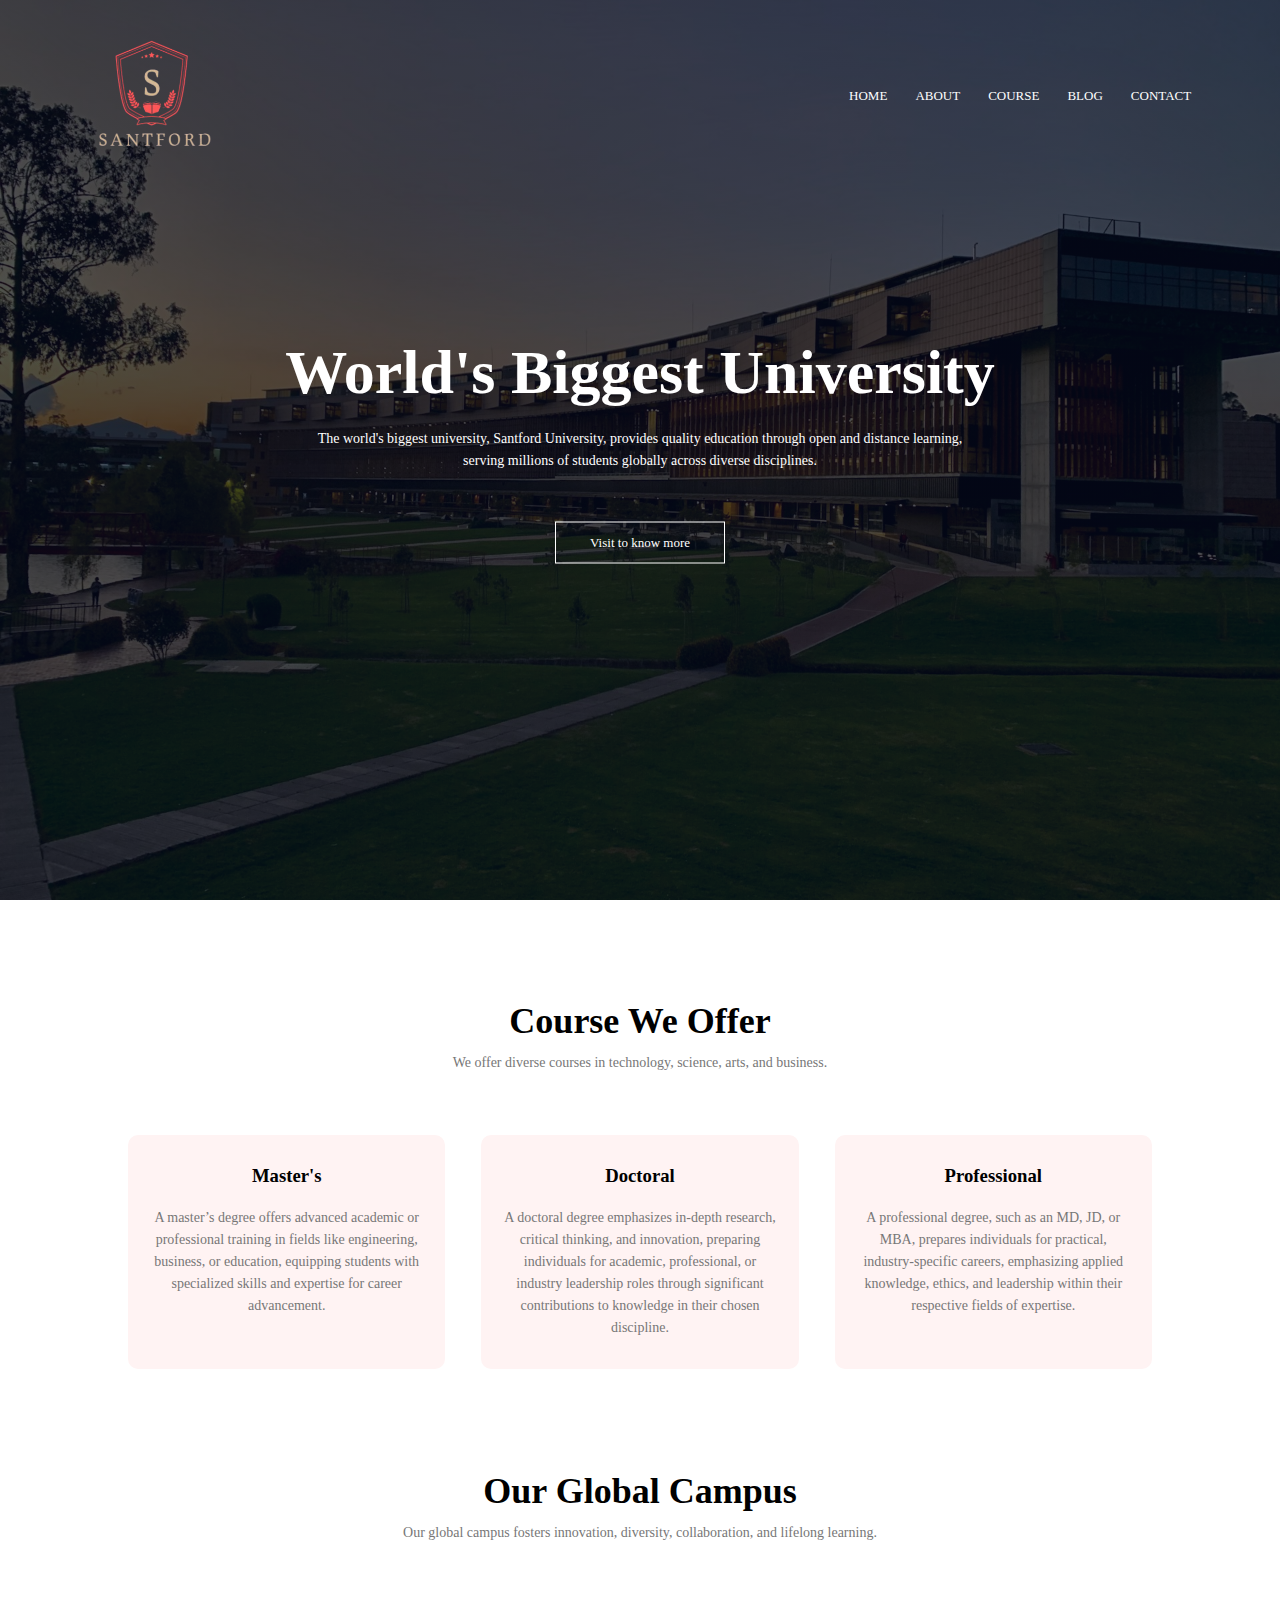
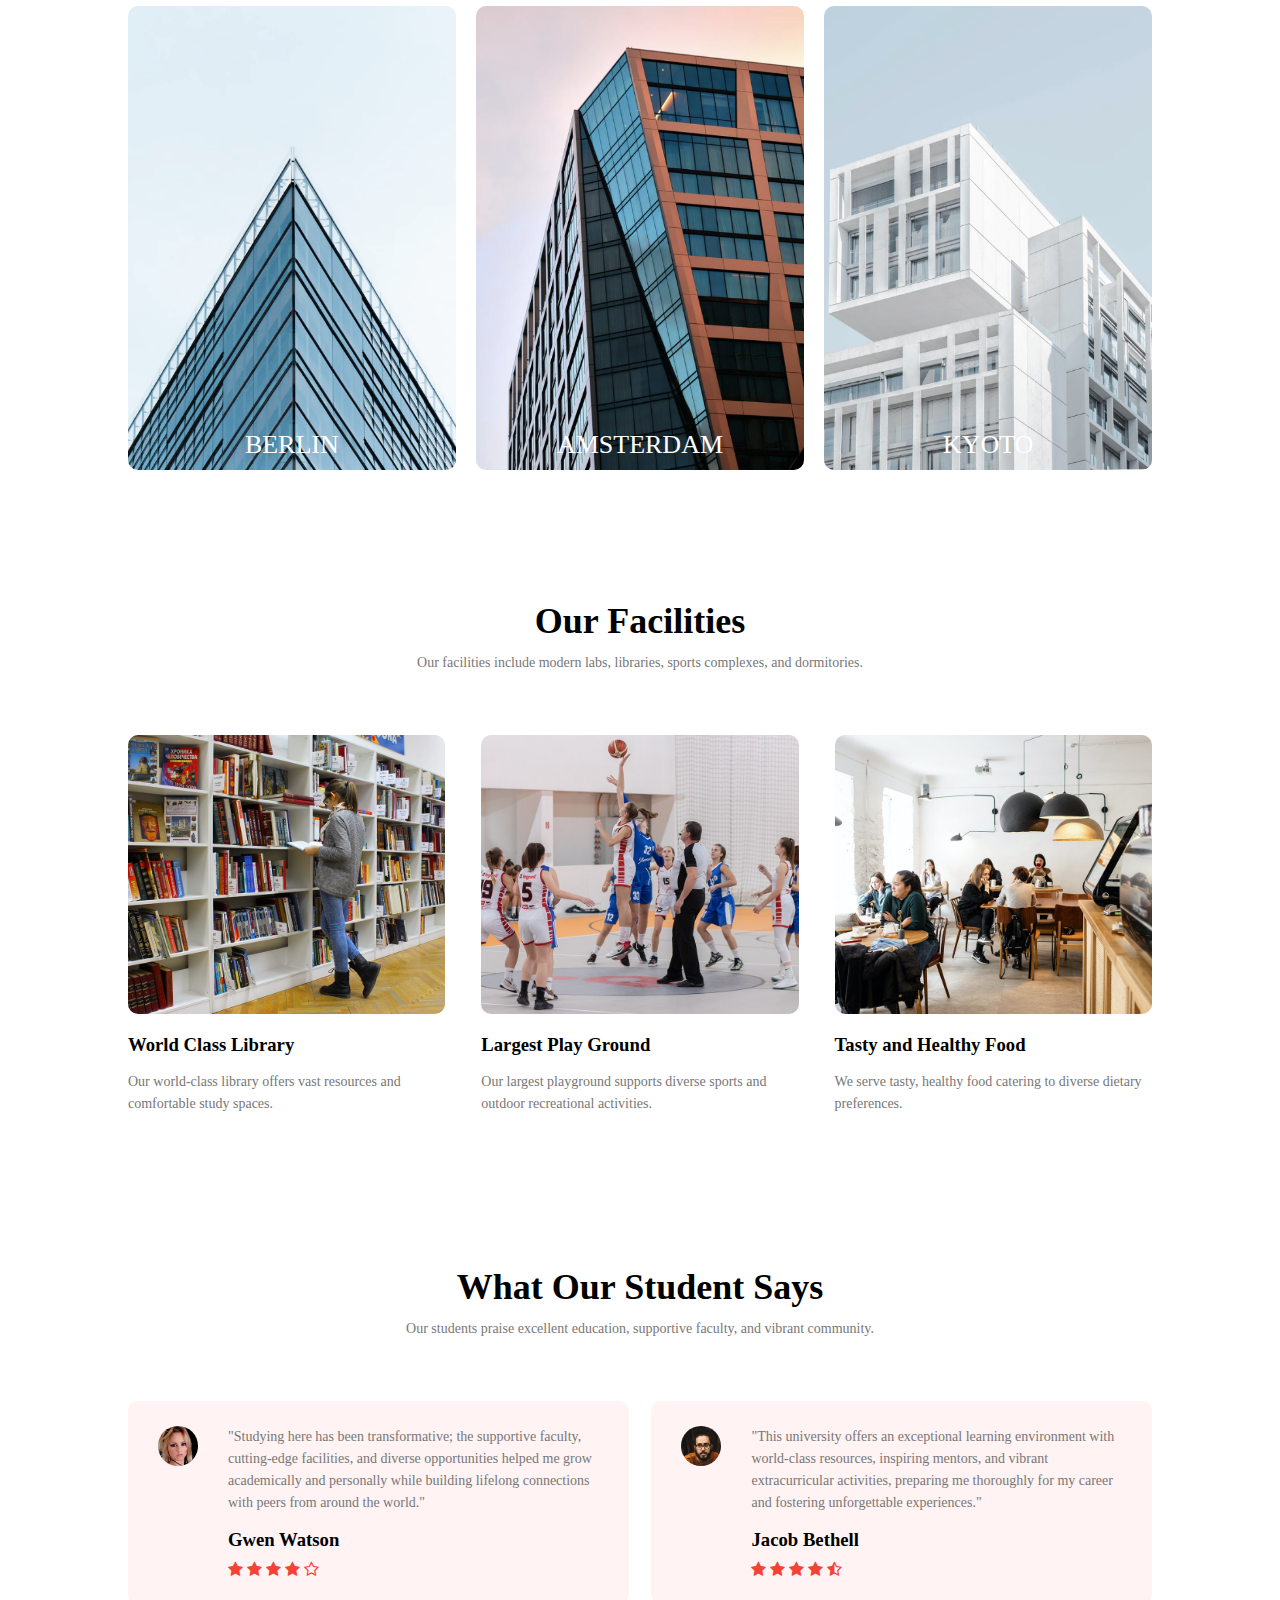
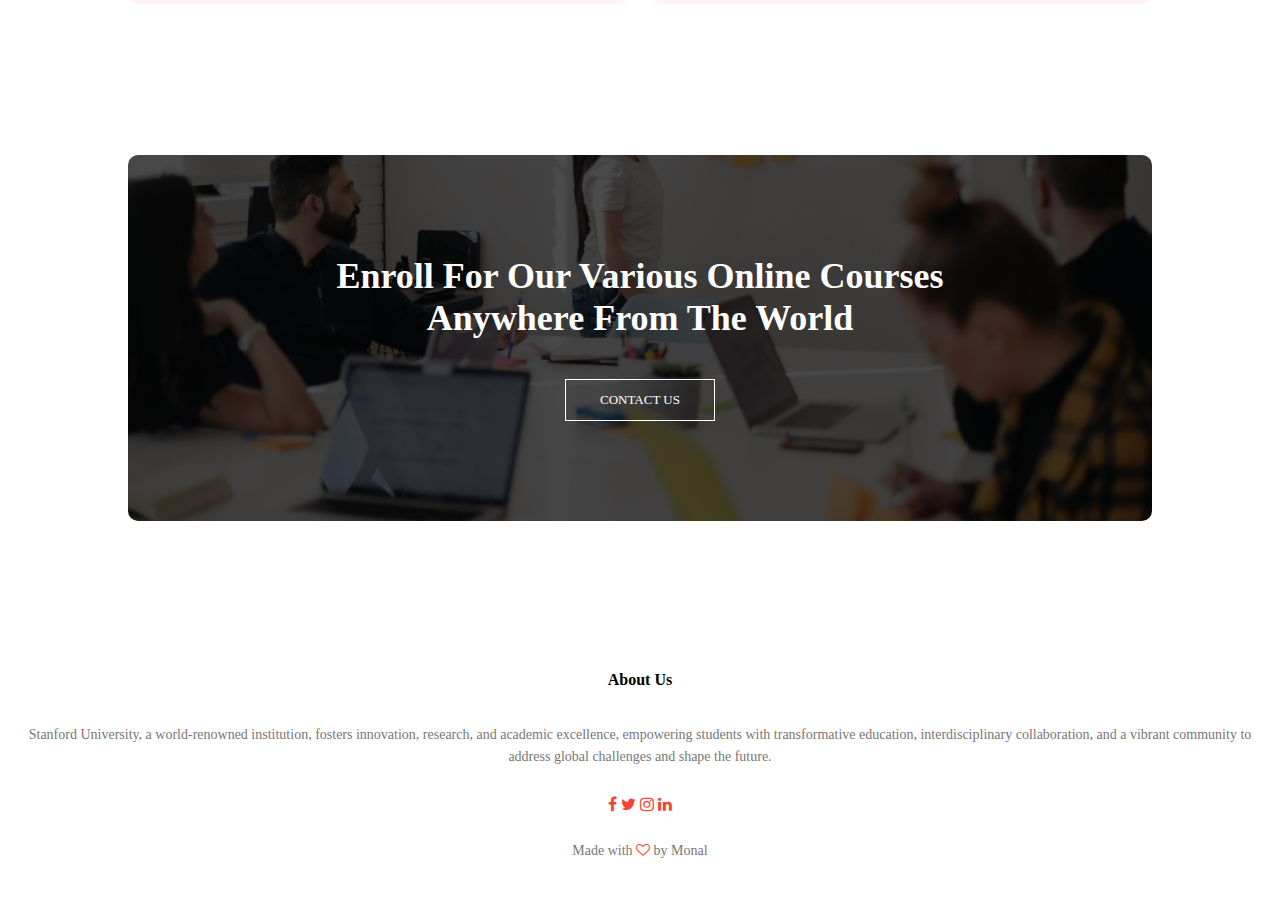
<file: index.html>
<!DOCTYPE html>
<html lang="en">
<head>
    <meta charset="UTF-8">
    <meta name="viewport" content="width=device-width, initial-scale=1.0">
    <title>University Website Design</title>
    <link rel="stylesheet" href="style.css">
    <link rel="preconnect" href="https://fonts.googleapis.com">
    <link rel="preconnect" href="https://fonts.gstatic.com" crossorigin>
    <link href="https://fonts.googleapis.com/css2?family=Poppins:wght@100;200;300;400;600;700&display=swap" rel="stylesheet">
    <link rel="stylesheet" href="https://stackpath.bootstrapcdn.com/font-awesome/4.7.0/css/font-awesome.min.css">

</head>
<body>
    <section class="header">
        <nav>
            <a href="index.html"><img src="images/l3.png"></a>
            <div class="nav-links" id="navLinks">
                <i class="fa fa-times" onclick="hideMenu()"></i>
                <ul>
                    <li><a href="index.html">HOME</a></li>
                    <li><a href="about.html">ABOUT</a></li>
                    <li><a href="course.html">COURSE</a></li>
                    <li><a href="blog.html">BLOG</a></li>
                    <li><a href="contact.html">CONTACT</a></li>
                </ul>
            </div>
            <i class="fa fa-bars" onclick="showMenu()"></i>
        </nav>

        <div class="text-box">
            <h1>World's Biggest University</h1>
            <p>The world's biggest university, Santford University, provides quality education through open and distance learning,<br> serving millions of students globally across diverse disciplines.</p>
            <a href="" class="hero-btn">Visit to know more</a>
        </div>
    </section>

    <!----Course------>
    <section class="course">
        <h1>Course We Offer</h1>
        <p>We offer diverse courses in technology, science, arts, and business.</p>
        <div class="row">
            <div class="course-col">
                <h3>Master's</h3>
                <p>A master’s degree offers advanced academic or professional training in fields like engineering, business, or education, equipping students with specialized skills and expertise for career advancement.</p>
            </div>
            <div class="course-col">
                <h3>Doctoral</h3>
                <p>A doctoral degree emphasizes in-depth research, critical thinking, and innovation, preparing individuals for academic, professional, or industry leadership roles through significant contributions to knowledge in their chosen discipline.
                </p>
            </div>
            <div class="course-col">
                <h3>Professional</h3>
                <p>A professional degree, such as an MD, JD, or MBA, prepares individuals for practical, industry-specific careers, emphasizing applied knowledge, ethics, and leadership within their respective fields of expertise.
                </p>
            </div>
        </div>
    </section>

    <!------Campus------->
    <section class="campus">
        <h1>Our Global Campus</h1>
        <p>Our global campus fosters innovation, diversity, collaboration, and lifelong learning.</p>
        <div class="row">
            <div class="campus-col">
                <img src="images/london.png">
                <div class="layer">
                    <h3>BERLIN</h3>
                </div>
            </div>
            <div class="campus-col">
                <img src="images/newyork.png">
                <div class="layer">
                    <h3>AMSTERDAM</h3>
                </div>
            </div>
            <div class="campus-col">
                <img src="images/washington.png">
                <div class="layer">
                    <h3>KYOTO</h3>
                </div>
            </div>
        </div>
    </section>

    <!----Facilities------>
    <section class="facilities">
        <h1>Our Facilities</h1>
        <p>Our facilities include modern labs, libraries, sports complexes, and dormitories.</p>
        <div class="row">
            <div class="facilities-col">
                <img src="images/library.png">
                <h3>World Class Library</h3>
                <p>Our world-class library offers vast resources and comfortable study spaces.</p>
            </div>
            <div class="facilities-col">
                <img src="images/basketball.png">
                <h3>Largest Play Ground</h3>
                <p>Our largest playground supports diverse sports and outdoor recreational activities.</p>
            </div>
            <div class="facilities-col">
                <img src="images/cafeteria.png">
                <h3>Tasty and Healthy Food</h3>
                <p>We serve tasty, healthy food catering to diverse dietary preferences.</p>
            </div>
        </div>
    </section>

    <!------Testimonials--------->

    <section class="testimonials">
        <h1>What Our Student Says</h1>
        <p>Our students praise excellent education, supportive faculty, and vibrant community.</p>
        <div class="row">
            <div class="testimonial-col">
                <img src="images/user1.jpg" alt="">
                <div>
                    <p>"Studying here has been transformative; the supportive faculty, cutting-edge facilities, and diverse opportunities helped me grow academically and personally while building lifelong connections with peers from around the world."</p>
                    <h3>Gwen Watson</h3>
                    <i class="fa fa-star"></i>
                    <i class="fa fa-star"></i>
                    <i class="fa fa-star"></i>
                    <i class="fa fa-star"></i>
                    <i class="fa fa-star-o"></i>
                </div>
            </div>
            <div class="testimonial-col">
                <img src="images/user2.jpg" alt="">
                <div>
                    <p>"This university offers an exceptional learning environment with world-class resources, inspiring mentors, and vibrant extracurricular activities, preparing me thoroughly for my career and fostering unforgettable experiences."</p>
                    <h3>Jacob Bethell</h3>
                    <i class="fa fa-star"></i>
                    <i class="fa fa-star"></i>
                    <i class="fa fa-star"></i>
                    <i class="fa fa-star"></i>
                    <i class="fa fa-star-half-o"></i>
                </div>
            </div>
        </div>
    </section>

    <!-----Call To Action-------->

    <section class="cta">
        <h1>Enroll For Our Various Online Courses<br> Anywhere From The World</h1>
        <a href="" class="hero-btn">CONTACT US</a>
    </section>

    <!-----Footer------->
    <section class="footer">
        <h4>About Us</h4>
        <p>Stanford University, a world-renowned institution, fosters innovation, research, and academic excellence, empowering students with transformative education, interdisciplinary collaboration, and a vibrant community to address global challenges and shape the future.
        </p>
        <div class="icons">
            <i class="fa fa-facebook"></i>
            <i class="fa fa-twitter"></i>
            <i class="fa fa-instagram"></i>
            <i class="fa fa-linkedin"></i>
        </div>
        <p>Made with <i class="fa fa-heart-o"></i> by Monal</p>
    </section>
    <!-----JavaScript for Toggle Menu------>
    <script>
        var navLinks = document.getElementById("navLinks")
        function showMenu(){
            navLinks.style.right="0";
        }
        function hideMenu(){
            navLinks.style.right="-200px";
        }
    </script>
</body>
</html>
</file>
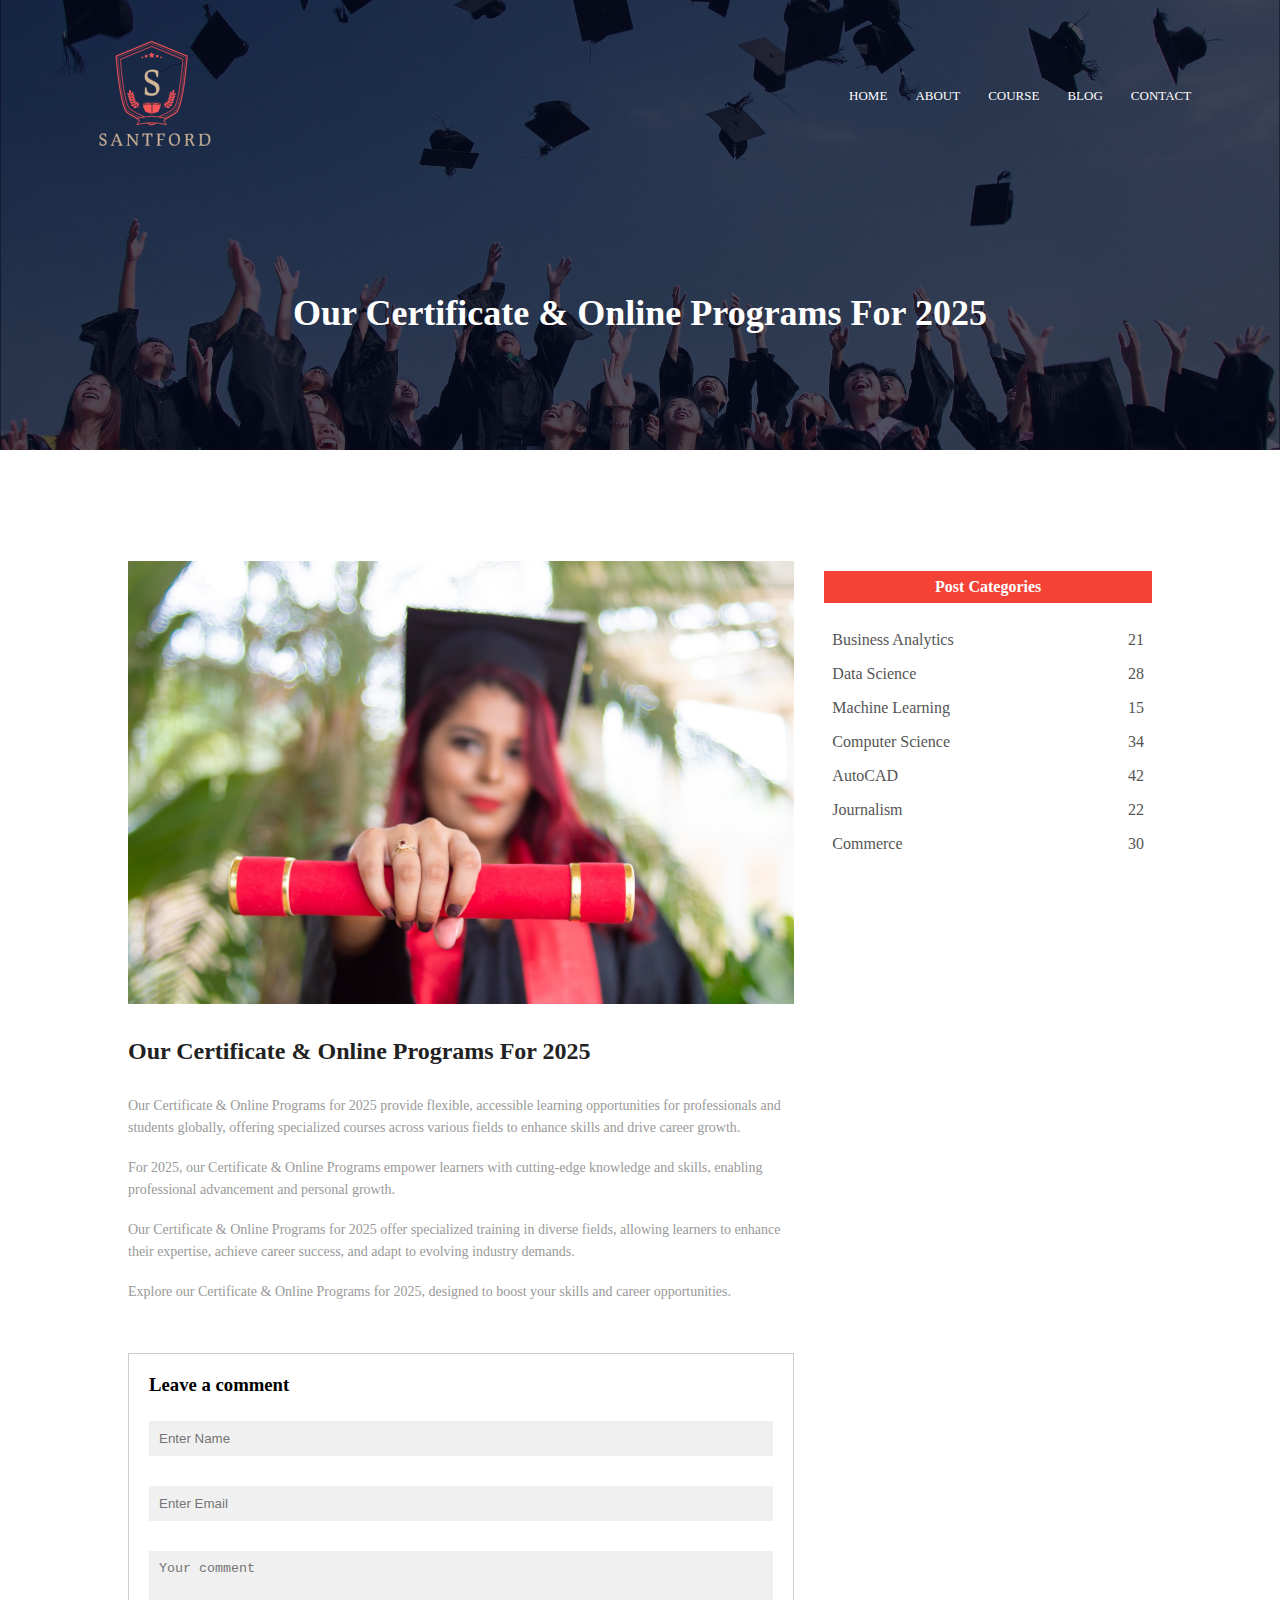
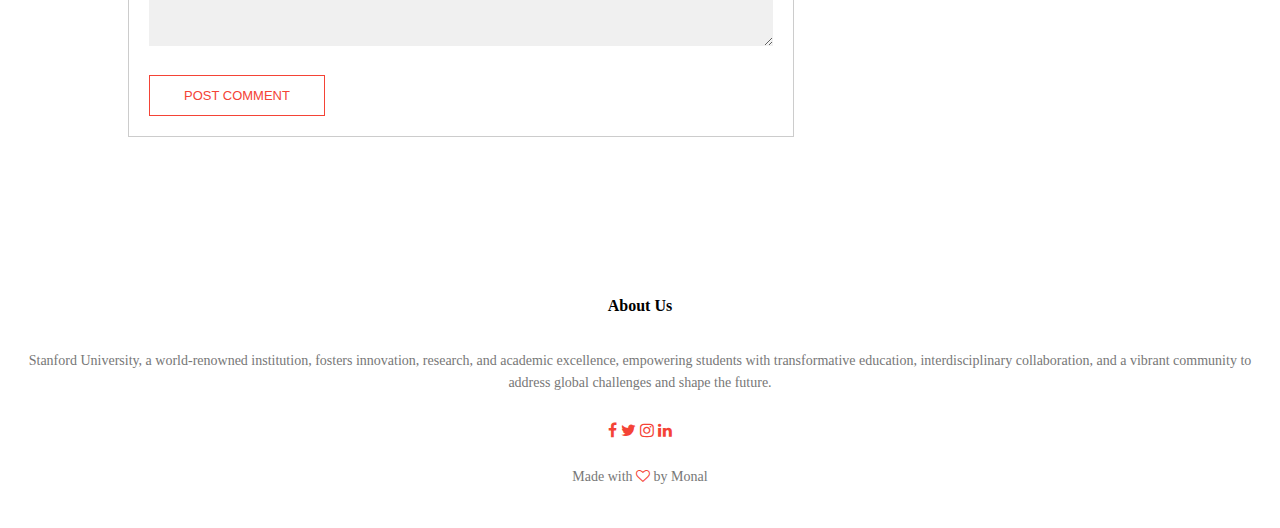
<file: blog.html>
<!DOCTYPE html>
<html lang="en">
<head>
    <meta charset="UTF-8">
    <meta name="viewport" content="width=device-width, initial-scale=1.0">
    <title>University Website Design</title>
    <link rel="stylesheet" href="style.css">
    <link rel="preconnect" href="https://fonts.googleapis.com">
    <link rel="preconnect" href="https://fonts.gstatic.com" crossorigin>
    <link href="https://fonts.googleapis.com/css2?family=Poppins:wght@100;200;300;400;600;700&display=swap" rel="stylesheet">
    <link rel="stylesheet" href="https://stackpath.bootstrapcdn.com/font-awesome/4.7.0/css/font-awesome.min.css">

</head>
<body>
    <section class="sub-header">
        <nav>
            <a href="index.html"><img src="images/l3.png"></a>
            <div class="nav-links" id="navLinks">
                <i class="fa fa-times" onclick="hideMenu()"></i>
                <ul>
                    <li><a href="index.html">HOME</a></li>
                    <li><a href="about.html">ABOUT</a></li>
                    <li><a href="course.html">COURSE</a></li>
                    <li><a href="blog.html">BLOG</a></li>
                    <li><a href="contact.html">CONTACT</a></li>
                </ul>
            </div>
            <i class="fa fa-bars" onclick="showMenu()"></i>
        </nav>

        <h1>Our Certificate & Online Programs For 2025</h1>
    </section>

   <!--------Blog Page Content-------->
   <section class="blog-content">
        <div class="row">
            <div class="blog-left">
                <img src="images/certificate.jpg">
                <h2>Our Certificate & Online Programs For 2025</h2>
                <p>Our Certificate & Online Programs for 2025 provide flexible, accessible learning opportunities for professionals and students globally, offering specialized courses across various fields to enhance skills and drive career growth.</p>
                <br>
                <p>For 2025, our Certificate & Online Programs empower learners with cutting-edge knowledge and skills, enabling professional advancement and personal growth. </p>
                <br>
                <p>Our Certificate & Online Programs for 2025 offer specialized training in diverse fields, allowing learners to enhance their expertise, achieve career success, and adapt to evolving industry demands.
                </p>
                <br>
                <p>Explore our Certificate & Online Programs for 2025, designed to boost your skills and career opportunities.
                </p>

                <div class="comment-box">
                    <h3>Leave a comment</h3>
                    <form class="comment-form" onsubmit="return validateForm()">
                        <input type="text" id="name" placeholder="Enter Name">
                        <span class="error" id="nameError"></span>
                        <input type="email" placeholder="Enter Email">
                        <span class="error" id="emailError"></span>
                        <textarea rows="5" placeholder="Your comment"></textarea>
                        <span class="error" id="commentError"></span>
                        <button type="submit" class="hero-btn red-btn">POST COMMENT</button>
                    </form>
                </div>
            </div>
            <div class="blog-right">
                <h3>Post Categories</h3>
                <div>
                    <span>Business Analytics</span>
                    <span>21</span>
                </div>
                <div>
                    <span>Data Science</span>
                    <span>28</span>
                </div>
                <div>
                    <span>Machine Learning</span>
                    <span>15</span>
                </div>
                <div>
                    <span>Computer Science</span>
                    <span>34</span>
                </div>
                <div>
                    <span>AutoCAD</span>
                    <span>42</span>
                </div>
                <div>
                    <span>Journalism</span>
                    <span>22</span>
                </div>
                <div>
                    <span>Commerce</span>
                    <span>30</span>
                </div>
            </div>
        </div>
   </section>
    <!-----Footer------->
    <section class="footer">
        <h4>About Us</h4>
        <p>Stanford University, a world-renowned institution, fosters innovation, research, and academic excellence, empowering students with transformative education, interdisciplinary collaboration, and a vibrant community to address global challenges and shape the future.</p>
        <div class="icons">
            <i class="fa fa-facebook"></i>
            <i class="fa fa-twitter"></i>
            <i class="fa fa-instagram"></i>
            <i class="fa fa-linkedin"></i>
        </div>
        <p>Made with <i class="fa fa-heart-o"></i> by Monal</p>
    </section>
    <!-----JavaScript for Toggle Menu------>
    <script>
        var navLinks = document.getElementById("navLinks")
        function showMenu(){
            navLinks.style.right="0";
        }
        function hideMenu(){
            navLinks.style.right="-200px";
        }
        function validateForm() {
            let isValid = true;

            const name = document.getElementById("name").value.trim();
            const email = document.getElementById("email").value.trim();
            const comment = document.getElementById("comment").value.trim();

            document.getElementById("nameError").innerText = "";
            document.getElementById("emailError").innerText = "";
            document.getElementById("commentError").innerText = "";

            if (name === "") {
                document.getElementById("nameError").innerText = "Name is required.";
                isValid = false;
            }

            const emailPattern = /^[^\s@]+@[^\s@]+\.[^\s@]+$/;
            if (email === "") {
                document.getElementById("emailError").innerText = "Email is required.";
                isValid = false;
            } else if (!emailPattern.test(email)) {
                document.getElementById("emailError").innerText = "Enter a valid email.";
                isValid = false;
            }

            if (comment === "") {
                document.getElementById("commentError").innerText = "Comment is required.";
                isValid = false;
            }

            return isValid;
        }
    </script>
</body>
</html>
</file>
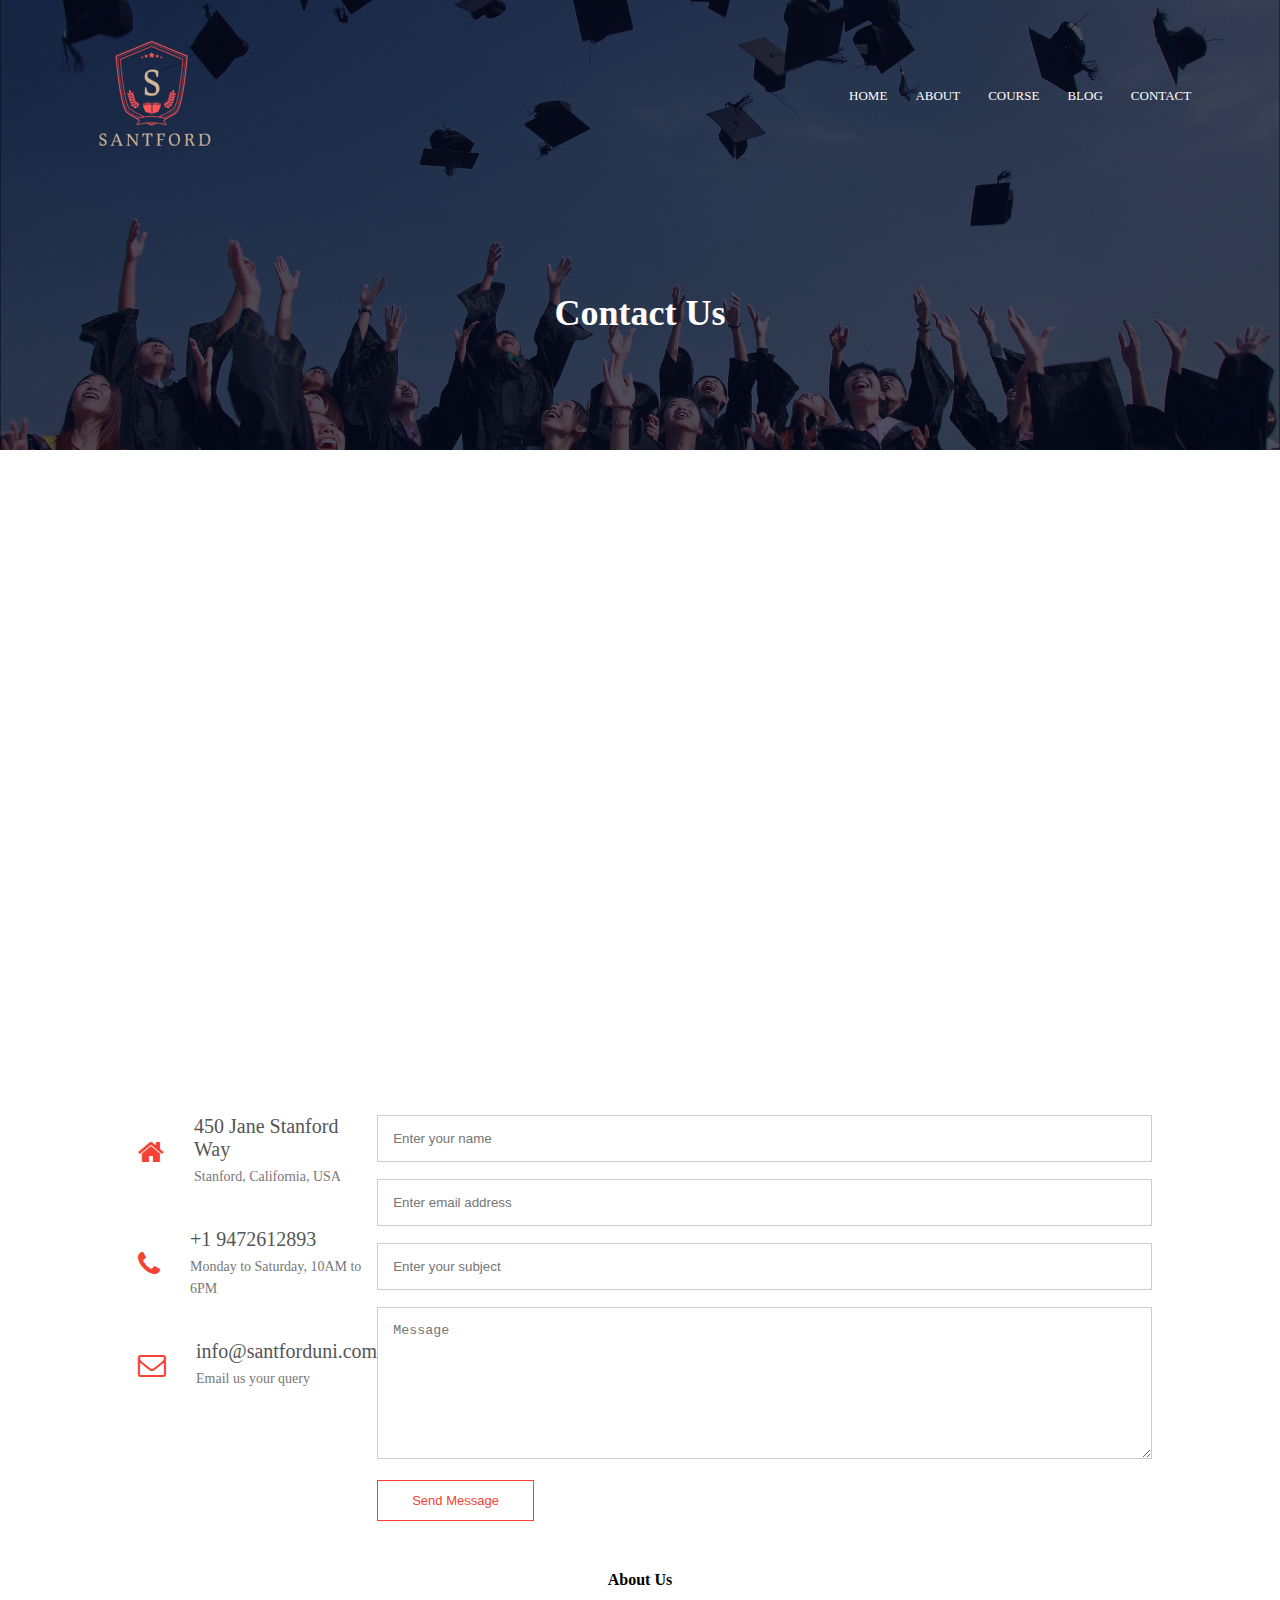
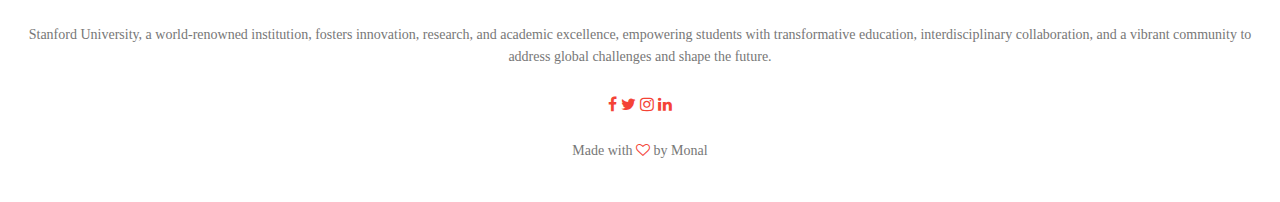
<file: contact.html>
<!DOCTYPE html>
<html lang="en">
<head>
    <meta charset="UTF-8">
    <meta name="viewport" content="width=device-width, initial-scale=1.0">
    <title>University Website Design</title>
    <link rel="stylesheet" href="style.css">
    <link rel="preconnect" href="https://fonts.googleapis.com">
    <link rel="preconnect" href="https://fonts.gstatic.com" crossorigin>
    <link href="https://fonts.googleapis.com/css2?family=Poppins:wght@100;200;300;400;600;700&display=swap" rel="stylesheet">
    <link rel="stylesheet" href="https://stackpath.bootstrapcdn.com/font-awesome/4.7.0/css/font-awesome.min.css">

</head>
<body>
    <section class="sub-header">
        <nav>
            <a href="index.html"><img src="images/l3.png"></a>
            <div class="nav-links" id="navLinks">
                <i class="fa fa-times" onclick="hideMenu()"></i>
                <ul>
                    <li><a href="index.html">HOME</a></li>
                    <li><a href="about.html">ABOUT</a></li>
                    <li><a href="course.html">COURSE</a></li>
                    <li><a href="blog.html">BLOG</a></li>
                    <li><a href="contact.html">CONTACT</a></li>
                </ul>
            </div>
            <i class="fa fa-bars" onclick="showMenu()"></i>
        </nav>

        <h1>Contact Us</h1>
    </section>
    
    <!---------Contact Us--------->
    <section class="location">
        <iframe src="https://www.google.com/maps/embed?pb=!1m18!1m12!1m3!1d3168.3997607354004!2d-122.17005999999999!3d37.427659999999996!2m3!1f0!2f0!3f0!3m2!1i1024!2i768!4f13.1!3m3!1m2!1s0x808fbb2a678bea9d%3A0x29cdf01a44fc687f!2sStanford%20University!5e0!3m2!1sen!2sin!4v1738241436789!5m2!1sen!2sin" width="600" height="450" style="border:0;" allowfullscreen="" loading="lazy" referrerpolicy="no-referrer-when-downgrade"></iframe>
    </section>

    <section class="contact-us">
        <div class="row">
            <div class="contact-col">
                <div>
                    <i class="fa fa-home"></i>
                    <span>
                        <h5>450 Jane Stanford Way</h5>
                        <p>Stanford, California, USA</p>
                    </span>
                </div>
                <div>
                    <i class="fa fa-phone"></i>
                    <span>
                        <h5>+1 9472612893</h5>
                        <p>Monday to Saturday, 10AM to 6PM</p>
                    </span>
                </div>
                <div>
                    <i class="fa fa-envelope-o"></i>
                    <span>
                        <h5>info@santforduni.com</h5>
                        <p>Email us your query</p>
                    </span>
                </div>
            </div>
            <div class="contact-col">

                <form action="">
                    <input type="text" placeholder="Enter your name" required>
                    <input type="text" placeholder="Enter email address" requird>
                    <input type="text" placeholder="Enter your subject" required>
                    <textarea rows="8" placeholder="Message" required></textarea>
                    <button type="submit" class="hero-btn red-btn">Send Message</button>
                </form>
            </div>
        </div>
    </section>
    <!-----Footer------->
    <section class="footer">
        <h4>About Us</h4>
        <p>Stanford University, a world-renowned institution, fosters innovation, research, and academic excellence, empowering students with transformative education, interdisciplinary collaboration, and a vibrant community to address global challenges and shape the future.</p>
        <div class="icons">
            <i class="fa fa-facebook"></i>
            <i class="fa fa-twitter"></i>
            <i class="fa fa-instagram"></i>
            <i class="fa fa-linkedin"></i>
        </div>
        <p>Made with <i class="fa fa-heart-o"></i> by Monal</p>
    </section>
    <!-----JavaScript for Toggle Menu------>
    <script>
        var navLinks = document.getElementById("navLinks")
        function showMenu(){
            navLinks.style.right="0";
        }
        function hideMenu(){
            navLinks.style.right="-200px";
        }
    </script>
</body>
</html>
</file>
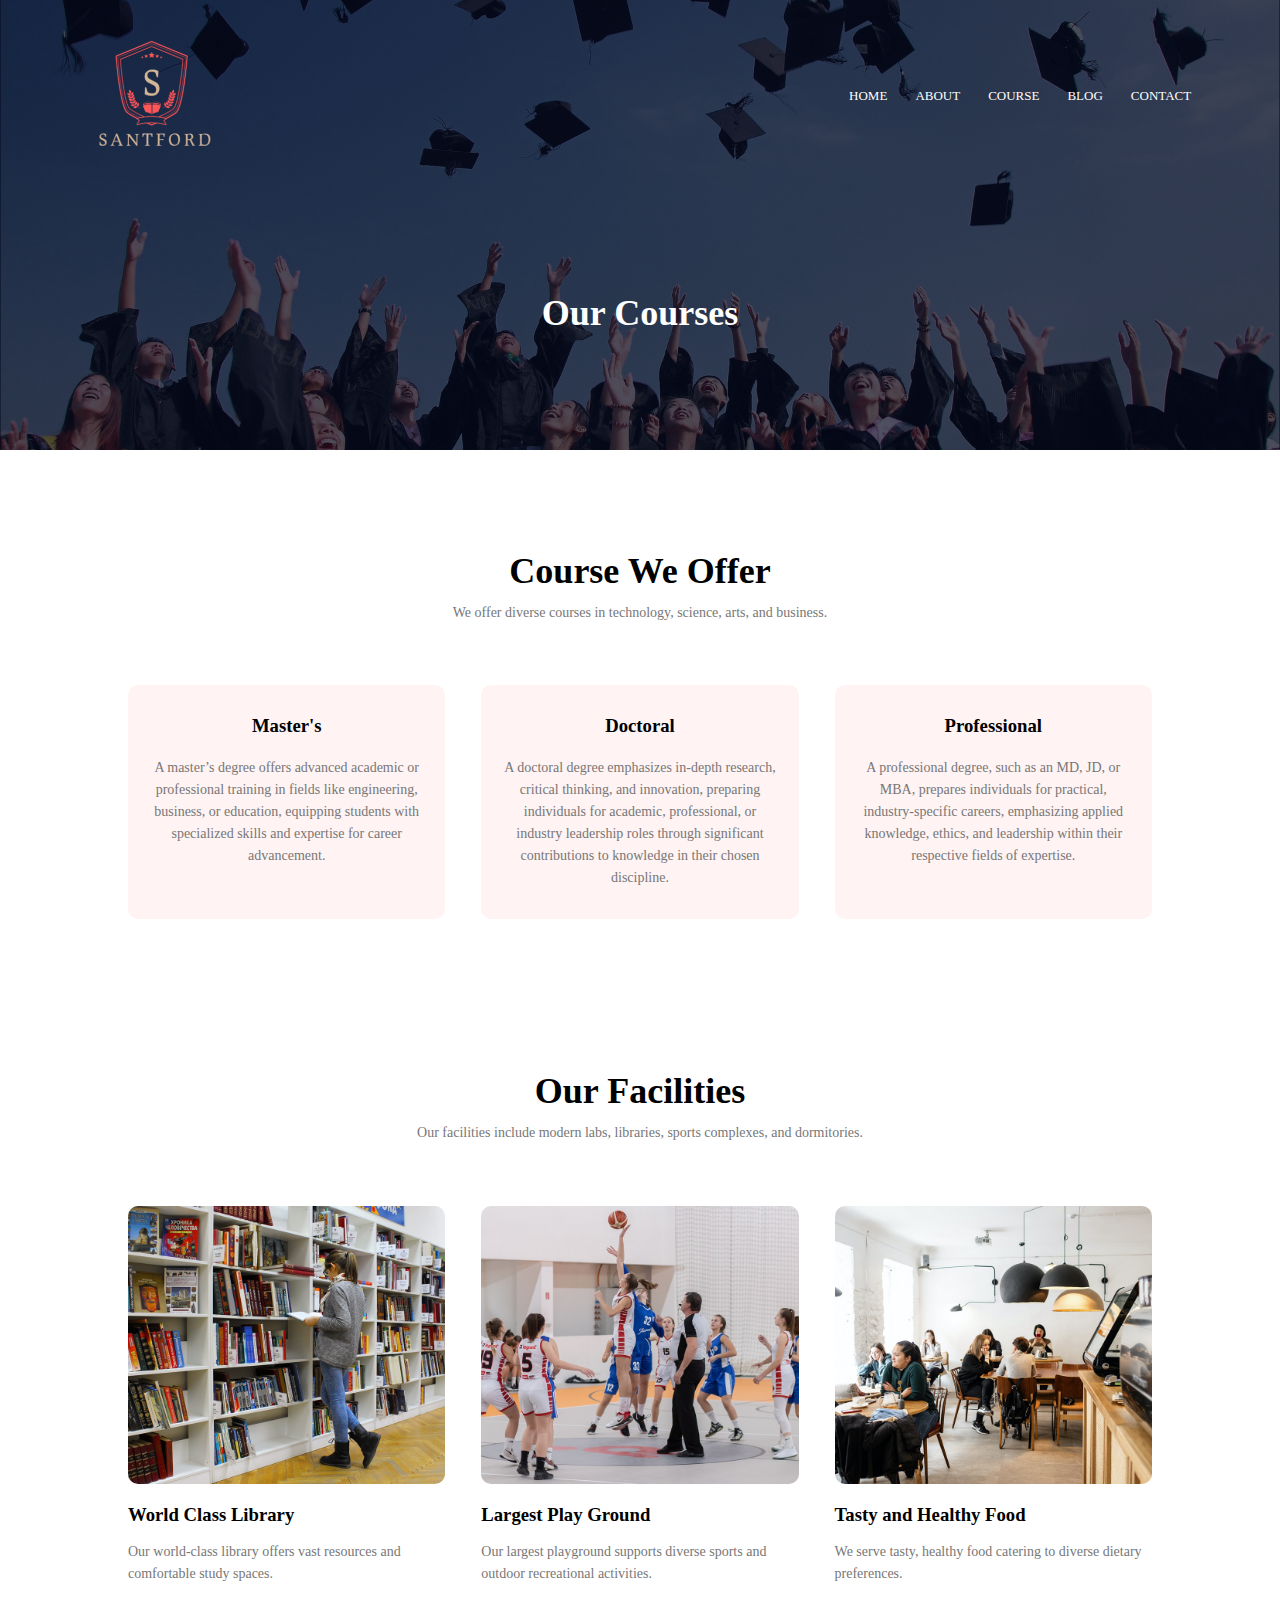
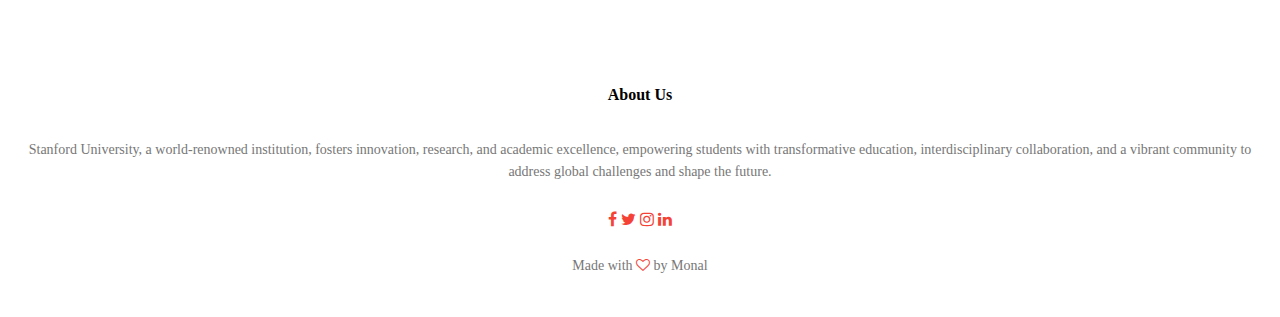
<file: course.html>
<!DOCTYPE html>
<html lang="en">
<head>
    <meta charset="UTF-8">
    <meta name="viewport" content="width=device-width, initial-scale=1.0">
    <title>University Website Design</title>
    <link rel="stylesheet" href="style.css">
    <link rel="preconnect" href="https://fonts.googleapis.com">
    <link rel="preconnect" href="https://fonts.gstatic.com" crossorigin>
    <link href="https://fonts.googleapis.com/css2?family=Poppins:wght@100;200;300;400;600;700&display=swap" rel="stylesheet">
    <link rel="stylesheet" href="https://stackpath.bootstrapcdn.com/font-awesome/4.7.0/css/font-awesome.min.css">

</head>
<body>
    <section class="sub-header">
        <nav>
            <a href="index.html"><img src="images/l3.png"></a>
            <div class="nav-links" id="navLinks">
                <i class="fa fa-times" onclick="hideMenu()"></i>
                <ul>
                    <li><a href="index.html">HOME</a></li>
                    <li><a href="about.html">ABOUT</a></li>
                    <li><a href="course.html">COURSE</a></li>
                    <li><a href="blog.html">BLOG</a></li>
                    <li><a href="contact.html">CONTACT</a></li>
                </ul>
            </div>
            <i class="fa fa-bars" onclick="showMenu()"></i>
        </nav>

        <h1>Our Courses</h1>
    </section>

    <!----------Course---------->
    <section class="course">
        <h1>Course We Offer</h1>
        <p>We offer diverse courses in technology, science, arts, and business.</p>
        <div class="row">
            <div class="course-col">
                <h3>Master's</h3>
                <p>A master’s degree offers advanced academic or professional training in fields like engineering, business, or education, equipping students with specialized skills and expertise for career advancement.</p>
            </div>
            <div class="course-col">
                <h3>Doctoral</h3>
                <p>A doctoral degree emphasizes in-depth research, critical thinking, and innovation, preparing individuals for academic, professional, or industry leadership roles through significant contributions to knowledge in their chosen discipline.</p>
            </div>
            <div class="course-col">
                <h3>Professional</h3>
                <p>A professional degree, such as an MD, JD, or MBA, prepares individuals for practical, industry-specific careers, emphasizing applied knowledge, ethics, and leadership within their respective fields of expertise.</p>
            </div>
        </div>
    </section>

    <!--------Facilities-------->
    <section class="facilities">
        <h1>Our Facilities</h1>
        <p>Our facilities include modern labs, libraries, sports complexes, and dormitories.</p>
        <div class="row">
            <div class="facilities-col">
                <img src="images/library.png">
                <h3>World Class Library</h3>
                <p>Our world-class library offers vast resources and comfortable study spaces.</p>
            </div>
            <div class="facilities-col">
                <img src="images/basketball.png">
                <h3>Largest Play Ground</h3>
                <p>Our largest playground supports diverse sports and outdoor recreational activities.</p>
            </div>
            <div class="facilities-col">
                <img src="images/cafeteria.png">
                <h3>Tasty and Healthy Food</h3>
                <p>We serve tasty, healthy food catering to diverse dietary preferences.</p>
            </div>
        </div>
    </section>

    <!-----Footer------->
    <section class="footer">
        <h4>About Us</h4>
        <p>Stanford University, a world-renowned institution, fosters innovation, research, and academic excellence, empowering students with transformative education, interdisciplinary collaboration, and a vibrant community to address global challenges and shape the future.</p>
        <div class="icons">
            <i class="fa fa-facebook"></i>
            <i class="fa fa-twitter"></i>
            <i class="fa fa-instagram"></i>
            <i class="fa fa-linkedin"></i>
        </div>
        <p>Made with <i class="fa fa-heart-o"></i> by Monal</p>
    </section>
    <!-----JavaScript for Toggle Menu------>
    <script>
        var navLinks = document.getElementById("navLinks")
        function showMenu(){
            navLinks.style.right="0";
        }
        function hideMenu(){
            navLinks.style.right="-200px";
        }
    </script>
</body>
</html>
</file>
<file: style.css>
*{
    margin: 0px;
    padding: 0px;
}
.header{
    min-height: 100vh;
    width: 100%;
    background-image: linear-gradient(rgba(4,9,30,0.7),rgba(4,9,30,0.7)),url(images/b3.jpg);
    background-position: center;
    background-size: cover;
    position: relative;
}
nav{
    display: flex;
    padding: 2% 6%;
    justify-content: space-between;
    align-items: center;
}
nav img{
    width: 150px;
}
.nav-links{
    flex: 1;
    text-align: right;
}
.nav-links ul li{
    list-style: none;
    display: inline-block;
    padding: 8px 12px;
    position: relative;
}
.nav-links ul li a{
    color: #fff;
    text-decoration: none;
    font-size: 13px;

}
.poppins-thin {
    font-family: "Poppins", serif;
    font-weight: 100;
    font-style: normal;
  }
  
  .poppins-extralight {
    font-family: "Poppins", serif;
    font-weight: 200;
    font-style: normal;
  }
  
  .poppins-light {
    font-family: "Poppins", serif;
    font-weight: 300;
    font-style: normal;
  }
  
  .poppins-regular {
    font-family: "Poppins", serif;
    font-weight: 400;
    font-style: normal;
  }
  
  .poppins-semibold {
    font-family: "Poppins", serif;
    font-weight: 600;
    font-style: normal;
  }
  
  .poppins-bold {
    font-family: "Poppins", serif;
    font-weight: 700;
    font-style: normal;
  }
  .nav-links ul li::after{
    content: '';
    width: 0%;
    height: 2px;
    background: #f44336;
    display: block;
    margin: auto;
    transition: 0.5s;
  }
  .nav-links ul li:hover::after{
    width: 100%;
  }
  .text-box{
    width: 90%;
    color: #fff;
    position: absolute;
    top: 50%;
    left: 50%;
    transform: translate(-50%,-50%);
    text-align: center;
  }
  .text-box h1{
    font-size: 62px;
  }
  .text-box p{
    margin: 10px 0 40px; 
    font-size: 14px;
    color: #fff;
  }
  .hero-btn{
    display: inline-block;
    text-decoration: none;
    color: #fff;
    border: 1px solid #fff;
    padding: 12px 34px;
    font-size: 13px;
    background: transparent;
    position: relative;
    cursor: pointer;
  }
  .hero-btn:hover{
    border: 1px solid #f44336;
    background: #f44336;
    transition: 1s;
  }
  nav .fa{
    display: none;
  }
  @media(max-width: 700px){
    .text-box h1{
        font-size: 20px;
    }
    .nav-links ul li{
        display: block;
    }
    .nav-links{
        position: fixed;
        background: #f44336;
        height: 100vh;
        width: 200px;
        top: 0;
        right: -200px;
        text-align: left;
        z-index: 2;
        transition: 1s;
    }
    nav .fa{
        display: block;
        color: #fff;
        margin: 10px;
        font-size: 22px;
        cursor: pointer;
    }
    .nav-links ul {
        padding: 30px;
    }
  }

  /*------course-------*/
  .course{
    width: 80%;
    margin: auto;
    text-align: center;
    padding-top: 100px;
  }
  h1{
    font-size: 36px;
    font-weight: 600;
  }
  p{
    color: #777;
    font-size: 14px;
    font-weight: 300;
    line-height: 22px;
    padding: 10px;
  }
  .row{
    margin-top: 5%;
    display: flex;
    justify-content: space-between;
  }
  .course-col{
    flex-basis: 31%;
    background: #fff3f3;
    border-radius: 10px;
    margin-bottom: 5%;
    padding: 20px 12px;
    box-sizing: border-box;
  }
  h3{
    text-align: center;
    font-weight: 600;
    margin: 10px 0;
  }
  .course-col:hover{
    box-shadow: 0 0 20px 0px rgba(0,0,0,0.2);
  }
  @media(max-width: 700px){
    .row{
        flex-direction: column;
    }
  }


  /*-----campus------*/
  .campus{
    width: 80%;
    margin: auto;
    text-align: center;
    padding-top: 50px;
  }
  .campus-col{
    flex-basis: 32%;
    border-radius: 10px;
    margin-bottom: 30px;
    position: relative;
    overflow: hidden;
  }
  .campus-col img{
    width: 100%;
    display: block;
  }
  .layer{
    background: transparent;
    height: 100%;
    width: 100%;
    position: absolute;
    top: 0;
    left: 0;
    transform: 0.5s;
  }
  .layer:hover{
    background: rgba(226,0,0,0.7);
  }
  .layer h3{
    width: 100%;
    font-weight: 500;
    color: #fff;
    font-size: 26px;
    bottom: 0;
    left: 50%;
    transform: translateX(-50%);
    position: absolute;
  }
  .layer:hover h3{
    bottom: 49%;
    opacity: 1;
  }

  /*------faxilities-------*/
.facilities{
    width: 80%;
    margin: auto;
    text-align: center;
    padding-top: 100px;
}
.facilities-col{
    flex-basis: 31%;
    border-radius: 10px;
    margin-bottom: 5%;
    text-align: left;
}
.facilities-col img{
    width: 100%;
    border-radius: 10px;
}
.facilities-col p{
    padding: 0;
}
.facilities-col h3{
    margin-top: 16px;
    margin-bottom: 15px;
    text-align: left;
}

/*-------testimonials---------*/
.testimonials{
  width: 80%;
  margin: auto;
  padding-top: 100px;
  text-align: center;
}
.testimonial-col{
  flex-basis: 44%;
  border-radius: 10px;
  margin-bottom: 5%;
  text-align: left;
  background: #fff3f3;
  padding: 25px;
  cursor: pointer;
  display: flex;
}
.testimonial-col img{
  height: 40px;
  margin-left: 5px;
  margin-right: 30px;
  border-radius: 50%;
}
.testimonial-col p{
  padding: 0;
}
.testimonial-col h3{
  margin-top: 15px;
  text-align: left;
}
.testimonial-col .fa{
  color: #f44336;
}
@media(max-width: 700px){
  .testimonial-col img{
    margin-left: 0px;
    margin-right: 15px;
  }
}

/*------call to action-------*/
.cta{
  margin: 100px auto;
  width: 80%;
  background-image: linear-gradient(rgba(0,0,0,0.7),rgba(0,0,0,0.7)),url(images/banner2.jpg);
  background-position: center;
  background-size: cover;
  border-radius: 10px;
  text-align: center;
  padding: 100px 0;
}
.cta h1{
  color: #fff;
  margin-bottom: 40px;
  padding: 0;
}
@media(max-width: 700px){
  .cta h1{
    font-size: 24px;
  }
}

/*------footer-------*/
.footer{
  width: 100%;
  text-align: center;
  padding: 30px 0;
}
.footer h4{
  margin-bottom: 25px;
  margin-top: 20px;
  font-weight: 600;
}
.icons .fa{
  color: #f44336;
  margin: 0;
  cursor: pointer;
  padding: 18px 0;
}
.fa-heart-o{
  color: #f44336;
}

/*--------about us page-------*/
.sub-header{
  height: 50vh;
  width: 100%;
  background-image: linear-gradient(rgba(4,9,30,0.7),rgba(4,9,30,0.7)),url(images/background.jpg);
  background-position: center;
  background-size: cover;
  text-align: center;
  color: #fff;
}
.sub-header h1{
  margin-top: 100px;
}
.about-us{
  width: 80%;
  margin: auto;
  padding-top: 80px;
  padding-bottom: 50px;
}
.about-col{
  flex-basis: 48%;
  padding: 30px 2px;
}
.about-col img{
  width: 100%;
}
.about-col h1{
  padding-top: 0;
}
.about-col p{
  padding: 15px 0 25px;
}
.red-btn{
  border: 1px solid #f44336;
  background: transparent;
  color: #f44336;
}
.red-btn:hover{
  color: #fff;
}

/*---------blog-content-------*/
.blog-content{
  width: 80%;
  margin: auto;
  padding: 60px 0;
}
.blog-left{
  flex-basis: 65%;
}
.blog-left img{
  width: 100%;
}
.blog-left h2{
  color: #222;
  font-weight: 600;
  margin: 30px 0;
}
.blog-left p{
  color: #999;
  padding: 0;
}

.blog-right{
  flex-basis: 32%;
}
.blog-right h3{
  background: #f44336;
  color: #fff;
  padding: 7px 0;
  font-size: 16px;
  margin-bottom: 20px;
}
.blog-right div{
  display: flex;
  align-items: center;
  justify-content: space-between;
  color: #555;
  padding: 8px;
  box-sizing: border-box;
}

.comment-box{
  border: 1px solid #ccc;
  margin: 50px 0;
  padding: 10px 20px;
}
.comment-box h3{
  text-align: left;
}
.comment-form input, .comment-form textarea{
  width: 100%;
  padding: 10px;
  margin: 15px 0;
  box-sizing: border-box;
  border: none;
  outline: none;
  background: #f0f0f0;
}
.comment-form button{
  margin: 10px 0;
}

@media(max-width: 700px){
  .sub-header h1{
    font-size: 24px;
  }
}

/*---------contact us page------*/
.location{
  width: 80%;
  margin: auto;
  padding: 80px 0;
}
.location iframe{
  width: 100%;
}
.contact-us{
  width: 80%;
  margin: auto;
}
.contact-col div{
  display: flex;
  align-items: center;
  margin-bottom: 40px;
}
.contact-col div .fa{
  font-size: 28px;
  color: #f44336;
  margin: 10px;
  margin-right: 30px;
}
.contact-col div p{
  padding: 0;
}
.contact-col div h5{
  font-size: 20px;
  margin-bottom: 5px;
  color: #555;
  font-weight: 400;
}
.contact-col input, .contact-col textarea{
  width: 100%;
  padding: 15px;
  margin-bottom: 17px;
  outline: none;
  border: 1px solid #ccc;
  box-sizing: border-box;
}
</file>
